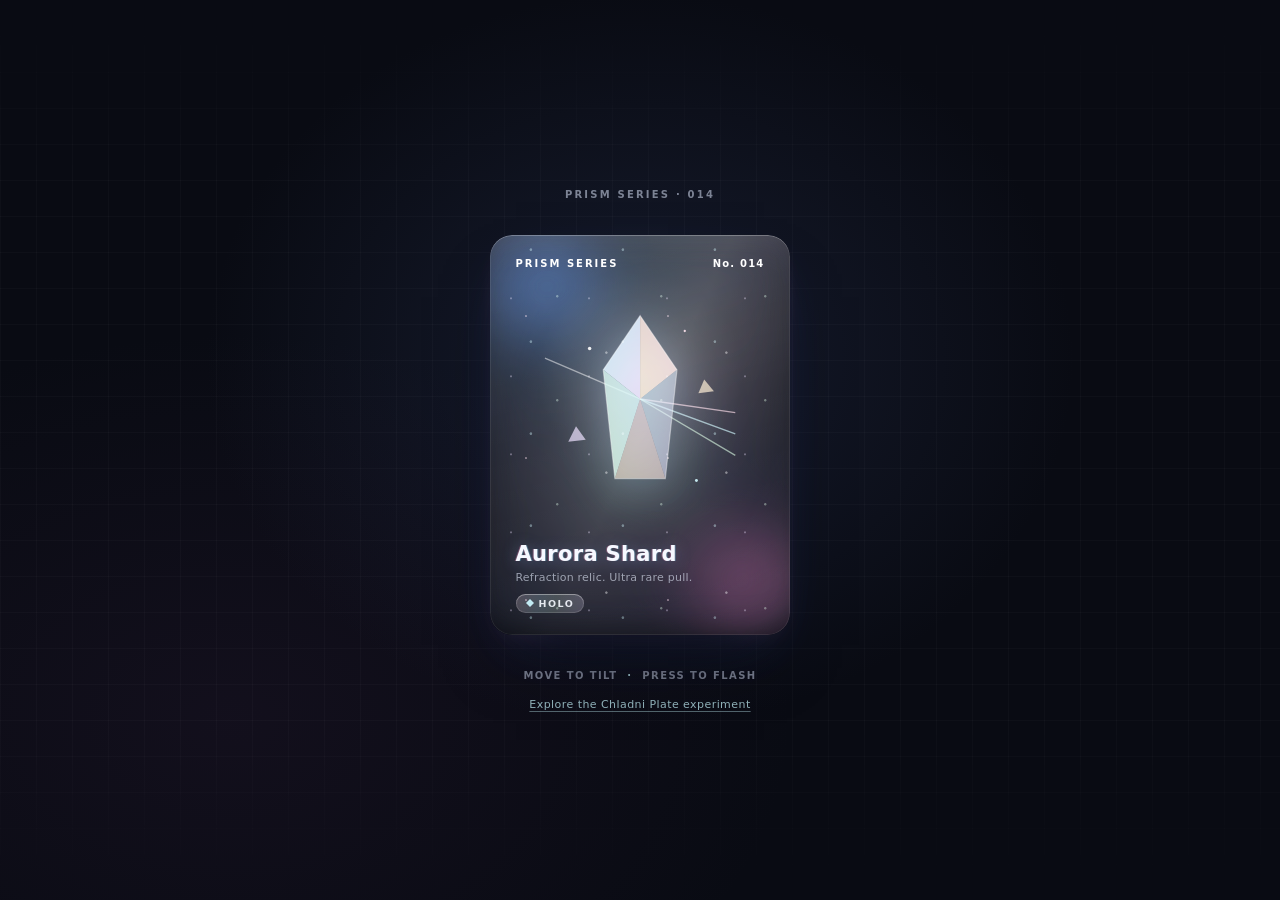
<file: index.html>
<!DOCTYPE html>
<html lang="en">
<head>
    <meta charset="utf-8">
    <meta name="viewport" content="width=device-width, initial-scale=1">
    <meta name="theme-color" content="#090b13">
    <title>Aurora Shard — Holo Tilt Card</title>
    <link rel="stylesheet" href="styles.css">
    <script src="script.js" defer></script>
</head>
<body>
    <main class="hct-page">
        <p class="hct-kicker">Prism Series · 014</p>
        <div class="hct-scene">
            <button class="hct-card" type="button" aria-label="Aurora Shard, holographic collectible card. Press to flash the foil.">
                <span class="hct-backlight" aria-hidden="true">
                    <span class="hct-blob hct-blob-a"></span>
                    <span class="hct-blob hct-blob-b"></span>
                    <span class="hct-blob hct-blob-c"></span>
                </span>
                <span class="hct-frost" aria-hidden="true"></span>
                <span class="hct-inner">
                    <span class="hct-top">
                        <span class="hct-series">Prism Series</span>
                        <span class="hct-no">No. 014</span>
                    </span>
                    <span class="hct-art" aria-hidden="true">
                        <svg viewBox="0 0 200 220" role="img" focusable="false">
                            <defs>
                                <linearGradient id="hctG1" x1="0" y1="0" x2="1" y2="1">
                                    <stop offset="0" stop-color="#c8f7ff" />
                                    <stop offset="1" stop-color="#e8d9ff" />
                                </linearGradient>
                                <linearGradient id="hctG2" x1="1" y1="0" x2="0" y2="1">
                                    <stop offset="0" stop-color="#ffd9e8" />
                                    <stop offset="1" stop-color="#ffe9c8" />
                                </linearGradient>
                                <linearGradient id="hctG3" x1="0" y1="1" x2="1" y2="0">
                                    <stop offset="0" stop-color="#d9ffe3" />
                                    <stop offset="1" stop-color="#c8f7ff" />
                                </linearGradient>
                            </defs>
                            <path d="M2 62 L100 104" stroke="#ffffff" stroke-opacity=".5" stroke-width="1.4" />
                            <path d="M100 104 L198 118" stroke="#ffd9e8" stroke-opacity=".65" stroke-width="1.4" />
                            <path d="M100 104 L198 140" stroke="#c8f7ff" stroke-opacity=".65" stroke-width="1.4" />
                            <path d="M100 104 L198 162" stroke="#d9ffe3" stroke-opacity=".6" stroke-width="1.4" />
                            <polygon points="100,18 62,74 100,104" fill="url(#hctG1)" fill-opacity=".9" />
                            <polygon points="100,18 138,74 100,104" fill="url(#hctG2)" fill-opacity=".85" />
                            <polygon points="62,74 74,186 100,104" fill="url(#hctG3)" fill-opacity=".8" />
                            <polygon points="138,74 126,186 100,104" fill="url(#hctG1)" fill-opacity=".55" />
                            <polygon points="74,186 126,186 100,104" fill="url(#hctG2)" fill-opacity=".6" />
                            <polygon points="100,18 138,74 126,186 74,186 62,74" fill="none" stroke="#ffffff" stroke-opacity=".4" stroke-width="1.2" />
                            <polygon points="34,132 44,146 26,148" fill="#e8d9ff" fill-opacity=".7" />
                            <polygon points="166,84 176,96 160,98" fill="#ffe9c8" fill-opacity=".7" />
                            <circle cx="48" cy="52" r="1.8" fill="#ffffff" fill-opacity=".9" />
                            <circle cx="158" cy="188" r="1.5" fill="#c8f7ff" fill-opacity=".9" />
                            <circle cx="146" cy="34" r="1.2" fill="#ffd9e8" fill-opacity=".9" />
                        </svg>
                    </span>
                    <span class="hct-meta">
                        <span class="hct-title">Aurora Shard</span>
                        <span class="hct-sub">Refraction relic. Ultra rare pull.</span>
                        <span class="hct-chip">
                            <svg viewBox="0 0 10 10" aria-hidden="true" focusable="false">
                                <polygon points="5,0 10,5 5,10 0,5" fill="currentColor" />
                            </svg>
                            Holo
                        </span>
                    </span>
                </span>
                <span class="hct-sparkle" aria-hidden="true"></span>
                <span class="hct-foil" aria-hidden="true"></span>
                <span class="hct-edge" aria-hidden="true"></span>
            </button>
        </div>
        <p class="hct-hint">Move to tilt <span aria-hidden="true">·</span> Press to flash</p>
        <a class="hct-experiment-link" href="chladni-plate.html">Explore the Chladni Plate experiment</a>
    </main>
</body>
</html>
</file>
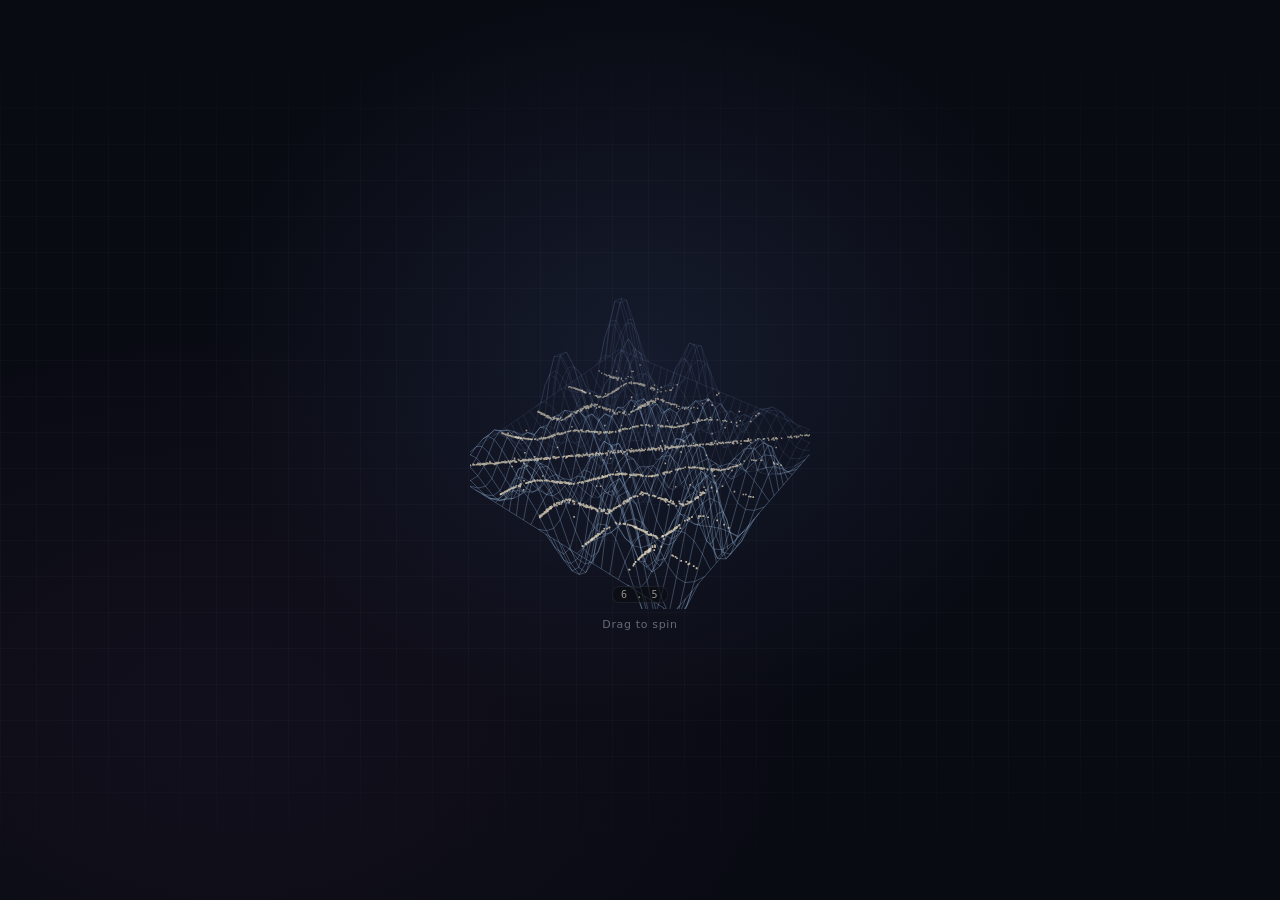
<file: chladni-plate.html>
<!DOCTYPE html>
<html lang="en">
<head>
    <meta charset="utf-8">
    <meta name="viewport" content="width=device-width, initial-scale=1">
    <meta name="theme-color" content="#090b13">
    <title>Chladni Plate — Aurora Shard</title>
    <link rel="stylesheet" href="styles.css">
    <link rel="stylesheet" href="components/chladni-plate/chladni-plate.css">
    <script type="module" src="components/chladni-plate/chladni-plate.js"></script>
</head>
<body>
    <main class="cpl-wrap" data-chladni-plate>
        <div class="cpl-root">
            <div class="cpl-stage" tabindex="0" role="img" aria-label="Chladni Plate. A plate flexing in perspective with sand collecting where it stands still. Drag to spin, or use the arrow keys to rotate." aria-keyshortcuts="ArrowLeft ArrowRight ArrowUp ArrowDown" aria-describedby="cpl-hint">
                <canvas class="cpl-canvas" aria-hidden="true"></canvas>
                <div class="cpl-mode" aria-hidden="true">3 . 4</div>
            </div>
            <div class="cpl-hint" id="cpl-hint">Drag to spin<span class="cpl-sr-only">. Use the arrow keys to rotate.</span></div>
        </div>
    </main>
</body>
</html>
</file>
<file: styles.css>
@import url('https://fonts.googleapis.com/css2?family=Bree+Serif&family=Caveat:wght@400;700&family=Lobster&family=Monoton&family=Open+Sans:ital,wght@0,400;0,700;1,400;1,700&family=Playfair+Display+SC:ital,wght@0,400;0,700;1,700&family=Playfair+Display:ital,wght@0,400;0,700;1,700&family=Roboto:ital,wght@0,400;0,700;1,400;1,700&family=Source+Sans+Pro:ital,wght@0,400;0,700;1,700&family=Work+Sans:ital,wght@0,400;0,700;1,700&display=swap');

:root {
    color-scheme: dark;
    font-synthesis: none;
    text-rendering: optimizeLegibility;
    -webkit-font-smoothing: antialiased;
    -moz-osx-font-smoothing: grayscale;
}

* {
    box-sizing: border-box;
}

html,
body {
    min-width: 280px;
    min-height: 100%;
}

body {
    display: grid;
    min-height: 100vh;
    min-height: 100svh;
    margin: 0;
    place-items: center;
    overflow-x: hidden;
    color: #f4f7ff;
    background:
        radial-gradient(ellipse at 50% 40%, rgba(43, 54, 88, 0.38), transparent 48%),
        radial-gradient(ellipse at 18% 80%, rgba(69, 38, 78, 0.16), transparent 38%),
        #090b13;
    font-family: system-ui, -apple-system, "Segoe UI", Roboto, sans-serif;
}

body::before {
    position: fixed;
    inset: 0;
    z-index: -1;
    background-image:
        linear-gradient(rgba(255, 255, 255, 0.025) 1px, transparent 1px),
        linear-gradient(90deg, rgba(255, 255, 255, 0.025) 1px, transparent 1px);
    background-size: 36px 36px;
    content: "";
    mask-image: linear-gradient(transparent, #000 20%, #000 80%, transparent);
    pointer-events: none;
}

.hct-page {
    display: grid;
    justify-items: center;
    gap: 9px;
    padding: 28px 14px;
}

.hct-kicker,
.hct-hint {
    margin: 0;
    color: rgba(225, 234, 255, 0.52);
    font-size: 10px;
    font-weight: 650;
    letter-spacing: 0.22em;
    text-align: center;
    text-transform: uppercase;
}

.hct-kicker {
    margin-bottom: 4px;
}

.hct-hint {
    margin-top: 4px;
    letter-spacing: 0.14em;
}

.hct-hint span {
    padding: 0 5px;
    color: rgba(200, 247, 255, 0.75);
}

.hct-experiment-link {
    margin-top: 8px;
    color: rgba(200, 247, 255, 0.72);
    font-size: 11px;
    letter-spacing: 0.04em;
    text-decoration-color: rgba(200, 247, 255, 0.38);
    text-underline-offset: 3px;
}

.hct-experiment-link:hover {
    color: #e8faff;
    text-decoration-color: currentColor;
}

.hct-experiment-link:focus-visible {
    border-radius: 3px;
    outline: 2px solid #4a9dfd;
    outline-offset: 4px;
}

/* ---------- Shell ---------- */
.hct-scene {
    perspective: 1000px;
    padding: 22px;
}

.hct-card {
    position: relative;
    display: block;
    width: clamp(204px, 66vmin, 300px);
    aspect-ratio: 3 / 4;
    margin: 0;
    padding: 0;
    border: 0;
    border-radius: 22px;
    overflow: hidden;
    cursor: pointer;
    text-align: left;
    font-family: system-ui, -apple-system, "Segoe UI", Roboto, sans-serif;
    background: linear-gradient(162deg, rgba(24, 28, 44, 0.92), rgba(10, 12, 20, 0.95) 58%, rgba(16, 18, 30, 0.93));
    transform-style: preserve-3d;
    transform:
        rotateX(var(--hct-rx, 0deg)) rotateY(var(--hct-ry, 0deg)) translate3d(0, var(--hct-ty, 0px), 0);
    will-change: transform;
    transition: transform 160ms ease;
    box-shadow:
        0 36px 64px -26px rgba(3, 5, 12, 0.9),
        0 20px 54px -20px rgba(110, 145, 255, 0.28),
        0 8px 26px -12px rgba(255, 150, 210, 0.16);
    -webkit-tap-highlight-color: transparent;
}

.hct-card:focus-visible {
    outline: 2px solid rgba(168, 202, 255, 0.95);
    outline-offset: 5px;
}

/* ---------- Backlight (internal light behind the glass) ---------- */
.hct-backlight {
    position: absolute;
    inset: 0;
    display: block;
    border-radius: inherit;
    overflow: hidden;
    pointer-events: none;
}

.hct-blob {
    position: absolute;
    display: block;
    border-radius: 50%;
    filter: blur(28px);
    opacity: 0.85;
}

.hct-blob-a {
    width: 70%;
    height: 46%;
    left: -16%;
    top: -10%;
    background: radial-gradient(closest-side, rgba(118, 168, 255, 0.8), rgba(118, 168, 255, 0) 72%);
    animation: hct-drift-a 13s ease-in-out infinite alternate;
}

.hct-blob-b {
    width: 66%;
    height: 44%;
    right: -18%;
    bottom: -8%;
    background: radial-gradient(closest-side, rgba(255, 150, 205, 0.62), rgba(255, 150, 205, 0) 72%);
    animation: hct-drift-b 16s ease-in-out infinite alternate;
}

.hct-blob-c {
    width: 52%;
    height: 34%;
    left: 26%;
    top: 40%;
    background: radial-gradient(closest-side, rgba(140, 245, 200, 0.42), rgba(140, 245, 200, 0) 74%);
    animation: hct-drift-c 19s ease-in-out infinite alternate;
}

@keyframes hct-drift-a {
    from { transform: translate3d(0, 0, 0) scale(1); }
    to { transform: translate3d(14%, 10%, 0) scale(1.12); }
}

@keyframes hct-drift-b {
    from { transform: translate3d(0, 0, 0) scale(1.08); }
    to { transform: translate3d(-12%, -12%, 0) scale(0.94); }
}

@keyframes hct-drift-c {
    from { transform: translate3d(-8%, 6%, 0); }
    to { transform: translate3d(10%, -10%, 0); }
}

/* ---------- Frosted pane ---------- */
.hct-frost {
    position: absolute;
    inset: 0;
    display: block;
    border-radius: inherit;
    -webkit-backdrop-filter: blur(22px) saturate(1.5);
    backdrop-filter: blur(22px) saturate(1.5);
    background: linear-gradient(166deg,
            rgba(255, 255, 255, 0.075),
            rgba(255, 255, 255, 0.015) 46%,
            rgba(255, 255, 255, 0.05));
    pointer-events: none;
}

/* ---------- Face content ---------- */
.hct-inner {
    position: absolute;
    inset: 0;
    display: flex;
    flex-direction: column;
    padding: 7.5% 8.5%;
}

.hct-top {
    display: flex;
    align-items: baseline;
    justify-content: space-between;
    gap: 8px;
}

.hct-series {
    font-size: 10px;
    font-weight: 700;
    letter-spacing: 0.2em;
    text-transform: uppercase;
    color: white;
}

.hct-no {
    font-size: 10px;
    font-weight: 600;
    letter-spacing: 0.12em;
    font-variant-numeric: tabular-nums;
    color: white;
}

.hct-art {
    flex: 1;
    display: grid;
    place-items: center;
    min-height: 0;
    padding: 4% 0;
}

.hct-art svg {
    width: 78%;
    height: auto;
    max-height: 100%;
    filter: drop-shadow(0 8px 20px rgba(150, 190, 255, 0.35));
    transform: translate3d(calc(var(--hct-sx, 0px) * 0.6), calc(var(--hct-sy, 0px) * 0.6), 0);
}

.hct-meta {
    display: flex;
    flex-direction: column;
    gap: 5px;
}

.hct-title {
    font-size: clamp(17px, 6.4vmin, 21px);
    font-weight: 750;
    letter-spacing: 0.015em;
    color: #f4f7ff;
    text-shadow:
        -1px 0 rgba(255, 120, 170, 0.3),
        1px 0 rgba(110, 220, 255, 0.3),
        0 2px 16px rgba(140, 170, 255, 0.35);
}

.hct-sub {
    font-size: 11px;
    font-weight: 500;
    letter-spacing: 0.02em;
    color: rgba(228, 236, 255, 0.6);
}

.hct-chip {
    align-self: flex-start;
    display: inline-flex;
    align-items: center;
    gap: 5px;
    margin-top: 5px;
    padding: 4px 10px;
    border-radius: 999px;
    font-size: 9.5px;
    font-weight: 700;
    letter-spacing: 0.16em;
    text-transform: uppercase;
    color: rgba(244, 248, 255, 0.92);
    background: linear-gradient(100deg,
            rgba(255, 217, 232, 0.22),
            rgba(200, 247, 255, 0.2) 34%,
            rgba(217, 255, 227, 0.18) 58%,
            rgba(232, 217, 255, 0.22));
    box-shadow:
        inset 0 1px 0 rgba(255, 255, 255, 0.28),
        inset 0 0 0 1px rgba(255, 255, 255, 0.14);
}

.hct-chip svg {
    width: 8px;
    height: 8px;
    color: rgba(200, 247, 255, 0.95);
}

/* ---------- Sparkle micro texture ---------- */
.hct-sparkle {
    position: absolute;
    inset: -6%;
    display: block;
    background-image:
        radial-gradient(circle at 12% 18%, rgba(255, 255, 255, 0.85) 0 0.8px, transparent 1.6px),
        radial-gradient(circle at 64% 42%, rgba(200, 247, 255, 0.8) 0 0.9px, transparent 1.7px),
        radial-gradient(circle at 38% 74%, rgba(255, 217, 232, 0.8) 0 0.7px, transparent 1.5px),
        radial-gradient(circle at 82% 82%, rgba(217, 255, 227, 0.75) 0 0.8px, transparent 1.6px),
        radial-gradient(circle at 50% 12%, rgba(232, 217, 255, 0.7) 0 0.6px, transparent 1.4px);
    background-size: 120px 120px, 92px 92px, 142px 142px, 104px 104px, 78px 78px;
    mix-blend-mode: screen;
    opacity: 0.5;
    transform: translate3d(var(--hct-sx, 0px), var(--hct-sy, 0px), 0);
    pointer-events: none;
}

/* ---------- Holographic foil glare ---------- */
.hct-foil {
    position: absolute;
    inset: 0;
    display: block;
    border-radius: inherit;
    background:
        radial-gradient(circle at var(--hct-gx, 50%) var(--hct-gy, 35%),
            rgba(255, 255, 255, 0.55),
            rgba(255, 255, 255, 0) 34%),
        conic-gradient(from 210deg at var(--hct-gx, 50%) var(--hct-gy, 35%),
            rgba(255, 217, 232, 0.5),
            rgba(200, 247, 255, 0.42),
            rgba(217, 255, 227, 0.4),
            rgba(255, 233, 200, 0.44),
            rgba(232, 217, 255, 0.46),
            rgba(255, 217, 232, 0.5)),
        linear-gradient(115deg,
            rgba(255, 255, 255, 0) 34%,
            rgba(200, 247, 255, 0.4) 45%,
            rgba(255, 255, 255, 0.55) 50%,
            rgba(255, 217, 232, 0.4) 55%,
            rgba(255, 255, 255, 0) 66%);
    background-size: auto, auto, 240% 100%;
    background-position: 0 0, 0 0, calc(var(--hct-gx, 50%) * 1.4 - 20%) 0;
    background-blend-mode: screen;
    mix-blend-mode: screen;
    -webkit-mask-image: radial-gradient(130% 100% at var(--hct-gx, 50%) var(--hct-gy, 35%),
            #000 0%,
            rgba(0, 0, 0, 0.5) 42%,
            transparent 80%);
    mask-image: radial-gradient(130% 100% at var(--hct-gx, 50%) var(--hct-gy, 35%),
            #000 0%,
            rgba(0, 0, 0, 0.5) 42%,
            transparent 80%);
    opacity: 0.5;
    transition: opacity 0.28s cubic-bezier(0.2, 0.9, 0.3, 1.2);
    pointer-events: none;
}

.hct-card.hct-engaged .hct-foil {
    opacity: 0.82;
}

/* ---------- Edge: specular hairline + inner shading ---------- */
.hct-edge {
    position: absolute;
    inset: 0;
    display: block;
    border-radius: inherit;
    box-shadow:
        inset 0 1px 0 rgba(255, 255, 255, 0.2),
        inset 0 0 0 1px rgba(255, 255, 255, 0.08),
        inset 0 -20px 36px -24px rgba(0, 0, 0, 0.62),
        inset 0 24px 46px -32px rgba(255, 255, 255, 0.14);
    pointer-events: none;
}

/* ---------- Press flash ---------- */
.hct-card.hct-flash .hct-foil {
    animation: hct-flash 0.62s cubic-bezier(0.2, 0.9, 0.25, 1);
}

@keyframes hct-flash {
    0% { opacity: 0.5; filter: brightness(1); }
    22% { opacity: 1; filter: brightness(1.6) saturate(1.35); }
    100% { opacity: 0.5; filter: brightness(1); }
}

.hct-card:active {
    transition: transform 0.12s cubic-bezier(0.25, 0.1, 0.25, 1);
}

/* ---------- Reduced motion ---------- */
@media (prefers-reduced-motion: reduce) {
    .hct-blob {
        animation: none;
    }

    .hct-card {
        transform: none;
        transition: none;
    }

    .hct-sparkle,
    .hct-art svg {
        transform: none;
    }

    .hct-card.hct-flash .hct-foil {
        animation: none;
    }

    .hct-foil {
        transition: none;
        opacity: 0.55;
    }
}

@media (max-width: 360px) {
    .hct-scene {
        padding: 18px 12px;
    }

    .hct-card {
        width: min(66vmin, 270px);
    }

    .hct-series,
    .hct-no {
        font-size: 9px;
    }
}
</file>
<file: components/chladni-plate/chladni-plate.css>
.cpl-wrap {
    width: 100%;
    min-height: 100vh;
    min-height: 100svh;
    display: flex;
    align-items: center;
    justify-content: center;
    padding: 24px;
    box-sizing: border-box;
    font-family: -apple-system, "SF Pro Display", "Segoe UI", system-ui, sans-serif;
    -webkit-font-smoothing: antialiased;
}

.cpl-root {
    display: flex;
    flex-direction: column;
    align-items: center;
    gap: 9px;
}

.cpl-stage {
    position: relative;
    width: min(340px, 78vw);
    height: min(340px, 78vw);
    cursor: grab;
    touch-action: none;
    user-select: none;
    -webkit-user-select: none;
    outline: none;
    border-radius: 18px;
}

.cpl-stage:active {
    cursor: grabbing;
}

.cpl-stage:focus-visible {
    outline: 2px solid #4a9dfd;
    outline-offset: 6px;
}

.cpl-canvas {
    position: absolute;
    inset: 0;
    width: 100%;
    height: 100%;
    display: block;
}

.cpl-mode {
    position: absolute;
    left: 50%;
    bottom: 6px;
    transform: translateX(-50%);
    padding: 3px 9px;
    border-radius: 7px;
    background: rgba(10, 13, 18, 0.6);
    box-shadow: inset 0 0 0 1px rgba(226, 236, 248, 0.08);
    font-family: "SF Mono", ui-monospace, Menlo, Consolas, monospace;
    font-size: 10px;
    letter-spacing: 0.16em;
    color: rgba(232, 224, 202, 0.62);
    pointer-events: none;
}

.cpl-hint {
    font-size: 11px;
    font-weight: 500;
    letter-spacing: 0.06em;
    color: rgba(235, 240, 255, 0.4);
}

.cpl-sr-only {
    position: absolute;
    width: 1px;
    height: 1px;
    padding: 0;
    margin: -1px;
    overflow: hidden;
    clip: rect(0, 0, 0, 0);
    white-space: nowrap;
    border: 0;
}
</file>
